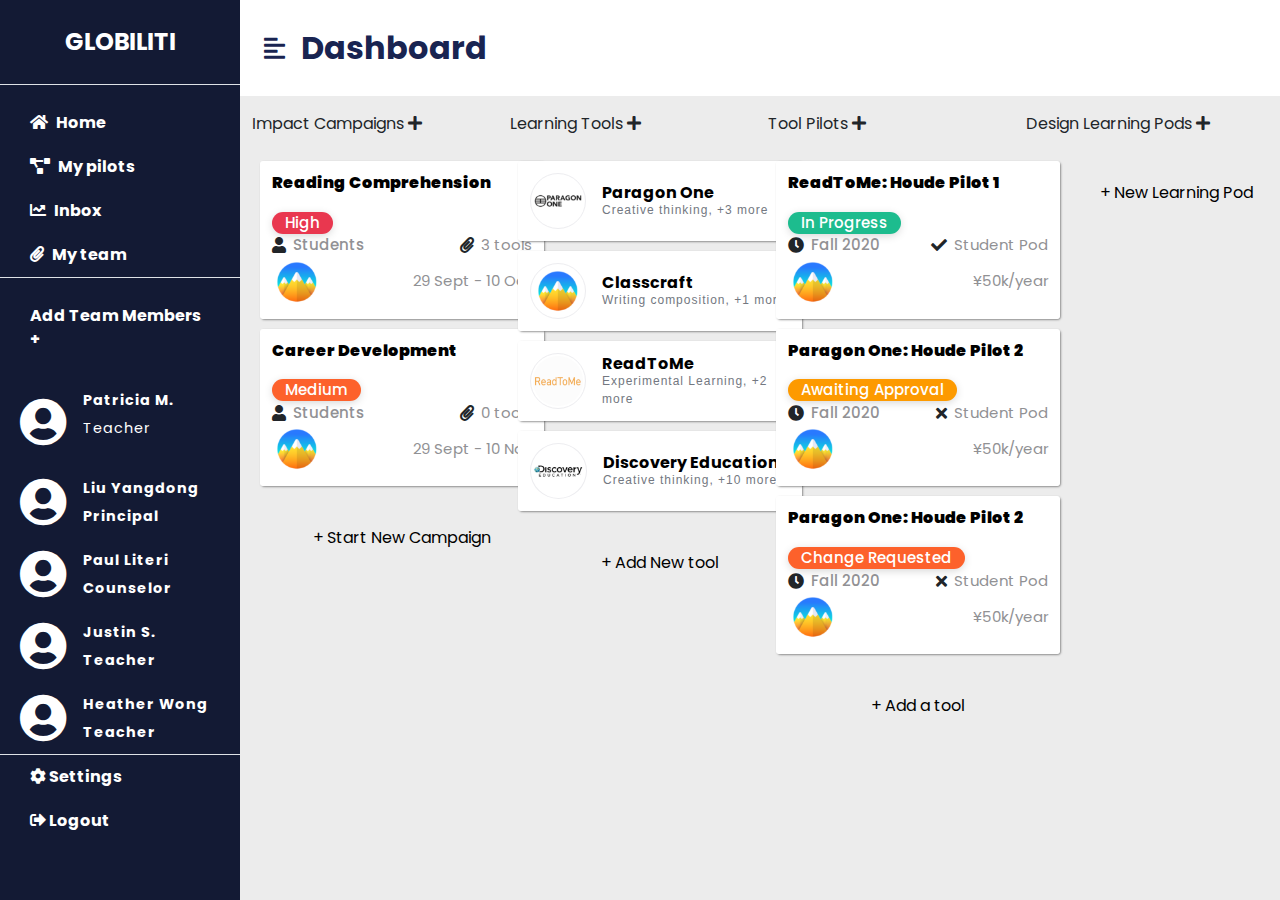
<file: authentication/welcomepage/index.html>
<!DOCTYPE html>
<html lang="en">

<head>
    <meta charset="UTF-8" />
    <meta http-equiv="X-UA-Compatible" content="IE=edge" />
    <meta name="viewport" content="width=device-width, initial-scale=1.0" />
    <link href="https://cdn.jsdelivr.net/npm/bootstrap@5.0.0-beta3/dist/css/bootstrap.min.css" rel="stylesheet" />
    <link rel="stylesheet" href="https://cdnjs.cloudflare.com/ajax/libs/font-awesome/5.15.3/css/all.min.css" />
    <link rel="stylesheet" href="style1.css" />
    <link rel="stylesheet" href="../../style.css" />
    <title>Globiliti</title>
</head>

<body>
    <div class="d-flex" id="wrapper">
        <!-- Sidebar -->
        <div class="" id="sidebar-wrapper" style="background-color: #131A34">
            <div class="sidebar-heading text-center py-4 second-text fs-4 fw-bold text-uppercase border-bottom">Globiliti
            </div>
            <div class="list-group list-group-flush my-3">
                <a href="#" class="list-group-item list-group-item-action bg-transparent text-white active"><i
                        class="fas fa-home me-2 second-text"></i>Home</a>
                <a href="#" class="list-group-item list-group-item-action bg-transparent text-white fw-bold"><i
                        class="fas fa-project-diagram me-2 second-text"></i>My pilots</a>
                <a href="#" class="list-group-item list-group-item-action bg-transparent text-white fw-bold"><i
                        class="fas fa-chart-line me-2 second-text"></i>Inbox</a>
                <a href="#" class="list-group-item list-group-item-action bg-transparent text-white fw-bold border-bottom"><i
                        class="fas fa-paperclip me-2 second-text"></i>My team</a>
            </div>
            <a href="#" class="list-group-item list-group-item-action bg-transparent text-white fw-bold">Add Team Members +</a>
            <div class="list-group list-group-flush my-3 ">
                <a href="#">
                    <div class="py-2 d-flex align-items-center flex-wrap">
                        <div class="d-flex align-items-center flex-fill">
                            &nbsp;&nbsp;&nbsp;&nbsp;&nbsp;<i class="fa fa-user-circle second-text" style="font-size: 3em;"></i>
                            <div class="d-flex flex-column ps-3">
                                <p class="fw-bold mb-0 small-14 second-text">Patricia M.</p>
                                <p class="second-text">Teacher</p>
                            </div>
                        </div>
                    </div>
                </a>
                <a href="#">
                    <div class="py-2 d-flex align-items-center flex-wrap">
                        <div class="d-flex align-items-center flex-fill">
                            &nbsp;&nbsp;&nbsp;&nbsp;&nbsp;<i class="fa fa-user-circle second-text" style="font-size: 3em;"></i>
                            <div class="d-flex flex-column ps-3">
                                <p class="fw-bold mb-0 small-14 second-text">Liu Yangdong</p>
                                <p class="fw-bold mb-0 small-14 second-text">Principal</p>
                            </div>
                        </div>
                    </div>
                </a>
                <a href="#">
                    <div class="py-2 d-flex align-items-center flex-wrap">
                        <div class="d-flex align-items-center flex-fill">
                            &nbsp;&nbsp;&nbsp;&nbsp;&nbsp;<i class="fa fa-user-circle second-text" style="font-size: 3em;"></i>
                            <div class="d-flex flex-column ps-3">
                                <p class="fw-bold mb-0 small-14 second-text">Paul Literi</p>
                                <p class="fw-bold mb-0 small-14 second-text">Counselor</p>
                            </div>
                        </div>
                    </div>
                </a>
                <a href="#">
                    <div class="py-2 d-flex align-items-center flex-wrap">
                        <div class="d-flex align-items-center flex-fill">
                            &nbsp;&nbsp;&nbsp;&nbsp;&nbsp;<i class="fa fa-user-circle second-text" style="font-size: 3em;"></i>
                            <div class="d-flex flex-column ps-3">
                                <p class="fw-bold mb-0 small-14 second-text">Justin S.</p>
                                <p class="fw-bold mb-0 small-14 second-text">Teacher</p>
                            </div>
                        </div>
                    </div>
                </a>
                <a href="#" class="border-bottom">
                    <div class="py-2 d-flex align-items-center flex-wrap">
                        <div class="d-flex align-items-center flex-fill">
                            &nbsp;&nbsp;&nbsp;&nbsp;&nbsp;<i class="fa fa-user-circle second-text" style="font-size: 3em;"></i>
                            <div class="d-flex flex-column ps-3">
                                <p class="fw-bold mb-0 small-14 second-text">Heather Wong</p>
                                <p class="fw-bold mb-0 small-14 second-text ">Teacher</p>
                            </div>
                        </div>
                    </div>
                </a>
                <a href="#" class="list-group-item list-group-item-action bg-transparent text-white fw-bold"><i class="fa fa-cog" aria-hidden="true"></i>
                    Settings</a>
                <a href="#" class="list-group-item list-group-item-action bg-transparent text-white fw-bold"><i class='fas fa-sign-out-alt'></i>
                    Logout</a>
                               
                        
            </div>
        </div>
        <!-- /#sidebar-wrapper -->

        <!-- Page Content -->
        <div id="page-content-wrapper">
            <nav class="navbar navbar-expand-lg navbar-light bg-white py-4 px-4">
                <div class="d-flex align-items-center">
                    <i class="fas fa-align-left primary-text fs-4 me-3" id="menu-toggle"></i>
                    <h2 class="fs-2 m-0 primary-text">Dashboard</h2>
                </div>

                <!-- <button class="navbar-toggler" type="button" data-bs-toggle="collapse"
                    data-bs-target="#navbarSupportedContent" aria-controls="navbarSupportedContent"
                    aria-expanded="false" aria-label="Toggle navigation">
                    <span class="navbar-toggler-icon"></span>
                </button> -->

                <!-- <div class="collapse navbar-collapse" id="navbarSupportedContent">
                    <ul class="navbar-nav ms-auto mb-2 mb-lg-0">
                        <li class="nav-item dropdown">
                            <a class="nav-link dropdown-toggle fw-bold" href="#" id="navbarDropdown"
                                role="button" data-bs-toggle="dropdown" aria-expanded="false" style="color: #fff;">John Doe
                                <img src="../../Images/xs/avatar7.jpg" class="img-fluid">
                            </a>
                            <ul class="dropdown-menu" aria-labelledby="navbarDropdown">
                                <li><a class="dropdown-item" href="#">Profile</a></li>
                                <li><a class="dropdown-item" href="#">Settings</a></li>
                                <li><a class="dropdown-item" href="#">Logout</a></li>
                            </ul>
                        </li>
                    </ul>
                </div> -->
            </nav>
        
     <!--/#page-content-wrapper -->
     <div class="body d-flex py-3">
        <div class="container-xxl">
            <div class="row clearfix g-3">
                <div class="col-xl-12 col-lg-12 col-md-12 flex-column">
                    <div class="row g-3">
                        <div class="col-md-3">
                            <div class="panel panel-primary kanban-col">
                                <div class="panel-heading">
                                    Impact Campaigns
                                    <i class="fa fa-plus pull-right"></i>
                                </div>
                                <div class="panel-body">
                                    <div id="DONE" class="kanban-centered">
                
                                        <article class="kanban-entry grab" id="item1" draggable="true">
                                            <div class="kanban-entry-inner">
                
                                                <div class="kanban-label">
                                                          <div class="card-text">
                                                            <a href="#">
                                                              <h1>Reading Comprehension</h1>
                                                            </a>
                                                          </div>
                                                          <div class="card-text">
                                                            <button type="button" class="btn main-btn">High</button>
                                                          </div>
                                                          <div class="card-stats">
                                                            <div class="amount">
                                                              <i class="fa fa-user" aria-hidden="true"></i>
                                                              <span>Students</span>
                                                            </div>
                                                            <div class="time">
                                                                <i class="fa fa-paperclip" aria-hidden="true"></i>
                                                              <span>3 tools</span>
                                                            </div>
                                                          </div>
                                                        <div class="card-stats">
                                                            <div class="amount">
                                                                
                                                                <img src="../../Images/Mask Group 1.png" alt="owner image" />
                                                                <span></span>
                                                            </div>
                                                            <div class="time">
                                                              <span>29 Sept - 10 Oct</span>
                                                            </div>
                                                          </div>
                                                </div>
                                            </div>
                                        </article>
                
                                        <article class="kanban-entry grab" id="item2" draggable="true">
                                            <div class="kanban-entry-inner">
                
                                                <div class="kanban-label">
                                                          <div class="card-text">
                                                            <a href="#">
                                                              <h1>Career Development</h1>
                                                            </a>
                                                          </div>
                                                          <div class="card-text">
                                                            <button type="button" class="btn main-btn1">Medium</button>
                                                          </div>
                                                          <div class="card-stats">
                                                            <div class="amount">
                                                                <i class="fa fa-user" aria-hidden="true"></i>
                                                              <span>Students</span>
                                                            </div>
                                                            <div class="time">
                                                                <i class="fa fa-paperclip" aria-hidden="true"></i>
                                                              <span>0 tools</span>
                                                            </div>
                                                          </div>
                                                        <div class="card-stats">
                                                            <div class="amount">
                                                                <img src="../../Images/Mask Group 1.png" alt="owner image" />
                                                                <span></span>
                                                            </div>
                                                            <div class="time">
                                                              <span>29 Sept - 10 Nov</span>
                                                            </div>
                                                          </div>
                                                </div>
                                            </div>
                                        </article>
                
                                    </div>
                                </div>
                                <div class="panel-footer text-center">
                                    <a href="#">+ Start New Campaign</a>
                                </div>
                            </div>
                        </div>
                        <div class="col-md-3">
                            <div class="panel panel-primary kanban-col">
                                <div class="panel-heading">
                                    Learning Tools
                                    <i class="fa fa-plus pull-right"></i>
                                </div>
                                <div class="panel-body">
                                    <div id="DONE" class="kanban-centered">
                
                                        <article class="kanban-entry grab" id="item3" draggable="true">
                                            <div class="kanban-entry-inner">
                
                                                <div class="kanban-label">
                                                    <div class="d-flex align-items-center flex-fill">
                                                        <img class="avatar lg rounded-circle img-thumbnail" src="../../Images/Mask Group 2.png" alt="profile">
                                                        <div class="d-flex flex-column ps-3">
                                                            <h6 class="fw-bold mb-0 small-14"><a href="#">Paragon One</a></h6>
                                                            <p>Creative thinking, +3 more</p>
                                                        </div>
                                                    </div>
                                                </div>
                                            </div>
                                        </article>
                
                                        <article class="kanban-entry grab" id="item4" draggable="true">
                                            <div class="kanban-entry-inner">
                                                <div class="kanban-label">
                                                    <div class="d-flex align-items-center flex-fill">
                                                        <img class="avatar lg rounded-circle img-thumbnail" src="../../Images/Mask Group 1.png" alt="profile">
                                                        <div class="d-flex flex-column ps-3">
                                                            <h6 class="fw-bold mb-0 small-14"><a href="#">Classcraft</a></h6>
                                                            <p>Writing composition, +1 more</p>
                                                        </div>
                                                    </div>
                                                </div>
                                            </div>
                                        </article>

                                        <article class="kanban-entry grab" id="item5" draggable="true">
                                            <div class="kanban-entry-inner">
                                                <div class="kanban-label">
                                                    <div class="d-flex align-items-center flex-fill">
                                                        <img class="avatar lg rounded-circle img-thumbnail" src="../../Images/Group 297.png" alt="profile">
                                                        <div class="d-flex flex-column ps-3">
                                                            <h6 class="fw-bold mb-0 small-14"><a href="#">ReadToMe</a></h6>
                                                            <p>Experimental Learning, +2 more</p>
                                                        </div>
                                                    </div>
                                                </div>
                                            </div>
                                        </article>

                                        <article class="kanban-entry grab" id="item6" draggable="true">
                                            <div class="kanban-entry-inner">
                                                <div class="kanban-label">
                                                    <div class="d-flex align-items-center flex-fill">
                                                        <img class="avatar lg rounded-circle img-thumbnail" src="../../Images/Group 298.png" alt="profile">
                                                        <div class="d-flex flex-column ps-3">
                                                            <h6 class="fw-bold mb-0 small-14"><a href="#">Discovery Education</a></h6>
                                                            <p>Creative thinking, +10 more</p>
                                                        </div>
                                                    </div>
                                                </div>
                                            </div>
                                        </article>
                
                                    </div>
                                </div>
                                <div class="panel-footer text-center">
                                    <a href="#">+ Add New tool</a>
                                </div>
                            </div>
                        </div>

                        <div class="col-md-3">
                            <div class="panel panel-primary kanban-col">
                                <div class="panel-heading">
                                    Tool Pilots
                                    <i class="fa fa-plus pull-right"></i>
                                </div>
                                
                                <div class="panel-body">
                                    <div id="DONE" class="kanban-centered">
                
                                        <article class="kanban-entry grab" id="item5" draggable="true">
                                            <div class="kanban-entry-inner">
                
                                                <div class="kanban-label">
                                                          <div class="card-text">
                                                            <a href="#">
                                                              <h1>ReadToMe: Houde Pilot 1</h1>
                                                            </a>
                                                            <!-- <p>Our Equilibrium collection promotes balance and calm.</p> -->
                                                          </div>
                                                          <div class="card-text">
                                                            <button type="button" class="btn main-btn2">In Progress</button>
                                                          </div>
                                                          <div class="card-stats">
                                                            <div class="amount">
                                                                <i class="fa fa-clock" aria-hidden="true"></i>
                                                              <!-- <img src="https://raw.githubusercontent.com/MohamedAridah/frontendmentor_nft-preview-card-component/main/images/icon-ethereum.svg" alt="ethereum icon" /> -->
                                                              <span>Fall 2020</span>
                                                            </div>
                                                            <div class="time">
                                                                <i class="fa fa-check" aria-hidden="true"></i>
                                                              <!-- <img src="https://raw.githubusercontent.com/MohamedAridah/frontendmentor_nft-preview-card-component/main/images/icon-clock.svg" alt="clock icon" /> -->
                                                              <span>Student Pod</span>
                                                            </div>
                                                          </div>
                                                        <div class="card-stats">
                                                            <div class="amount">
                                                                <img src="../../Images/Mask Group 1.png" alt="owner image" />
                                                                <span></span>
                                                            </div>
                                                            <div class="time">
                                                              <span>¥50k/year</span>
                                                            </div>
                                                          </div>
                                                </div>
                                            </div>
                                        </article>
                
                                        <article class="kanban-entry grab" id="item5" draggable="true">
                                            <div class="kanban-entry-inner">
                
                                                <div class="kanban-label">
                                                          <div class="card-text">
                                                            <a href="#">
                                                              <h1>Paragon One: Houde Pilot 2</h1>
                                                            </a>
                                                            <!-- <p>Our Equilibrium collection promotes balance and calm.</p> -->
                                                          </div>
                                                          <div class="card-text">
                                                            <button type="button" class="btn main-btn3">Awaiting Approval</button>
                                                          </div>
                                                          <div class="card-stats">
                                                            <div class="amount">
                                                                <i class="fa fa-clock" aria-hidden="true"></i>
                                                              <!-- <img src="https://raw.githubusercontent.com/MohamedAridah/frontendmentor_nft-preview-card-component/main/images/icon-ethereum.svg" alt="ethereum icon" /> -->
                                                              <span>Fall 2020</span>
                                                            </div>
                                                            <div class="time">
                                                                <i class="fa fa-times" aria-hidden="true"></i>
                                                              <!-- <img src="https://raw.githubusercontent.com/MohamedAridah/frontendmentor_nft-preview-card-component/main/images/icon-clock.svg" alt="clock icon" /> -->
                                                              <span>Student Pod</span>
                                                            </div>
                                                          </div>
                                                        <div class="card-stats">
                                                            <div class="amount">
                                                                <img src="../../Images/Mask Group 1.png" alt="owner image" />
                                                                <span></span>
                                                            </div>
                                                            <div class="time">
                                                              <span>¥50k/year</span>
                                                            </div>
                                                          </div>
                                                </div>
                                            </div>
                                        </article>

                                        <article class="kanban-entry grab" id="item5" draggable="true">
                                            <div class="kanban-entry-inner">
                
                                                <div class="kanban-label">
                                                          <div class="card-text">
                                                            <a href="#">
                                                              <h1>Paragon One: Houde Pilot 2</h1>
                                                            </a>
                                                            <!-- <p>Our Equilibrium collection promotes balance and calm.</p> -->
                                                          </div>
                                                          <div class="card-text">
                                                            <button type="button" class="btn main-btn1">Change Requested</button>
                                                          </div>
                                                          <div class="card-stats">
                                                            <div class="amount">
                                                                <i class="fa fa-clock" aria-hidden="true"></i>
                                                              <!-- <img src="https://raw.githubusercontent.com/MohamedAridah/frontendmentor_nft-preview-card-component/main/images/icon-ethereum.svg" alt="ethereum icon" /> -->
                                                              <span>Fall 2020</span>
                                                            </div>
                                                            <div class="time">
                                                                <i class="fa fa-times" aria-hidden="true"></i>
                                                              <!-- <img src="https://raw.githubusercontent.com/MohamedAridah/frontendmentor_nft-preview-card-component/main/images/icon-clock.svg" alt="clock icon" /> -->
                                                              <span>Student Pod</span>
                                                            </div>
                                                          </div>
                                                        <div class="card-stats">
                                                            <div class="amount">
                                                                <img src="../../Images/Mask Group 1.png" alt="owner image" />
                                                                <span></span>
                                                            </div>
                                                            <div class="time">
                                                              <span>¥50k/year</span>
                                                            </div>
                                                          </div>
                                                </div>
                                            </div>
                                        </article>

                                        
                
                                    </div>
                                </div>
                                <div class="panel-footer text-center">
                                    <a href="#">+ Add a tool</a>
                                </div>
                            </div>
                        </div>
                        <div class="col-md-3">
                            <div class="panel panel-primary kanban-col">
                                <div class="panel-heading">
                                    Design Learning Pods
                                    <i class="fa fa-plus pull-right"></i>
                                </div>
                                <div class="panel-body">
                                    <div id="DONE" class="kanban-centered"></div>
                                </div>
                                <div class="panel-footer text-center">
                                    <a href="#">+ New Learning Pod</a>
                                </div>
                            </div>
                        </div>
                        
                    </div>
                </div>
                
            </div>
        </div>
    </div> 
    </div>

    <script src="https://cdn.jsdelivr.net/npm/bootstrap@5.0.0-beta3/dist/js/bootstrap.bundle.min.js"></script>
    <script>
        var el = document.getElementById("wrapper");
        var toggleButton = document.getElementById("menu-toggle");

        toggleButton.onclick = function () {
            el.classList.toggle("toggled");
        };
    </script>
</body>

</html>
</file>
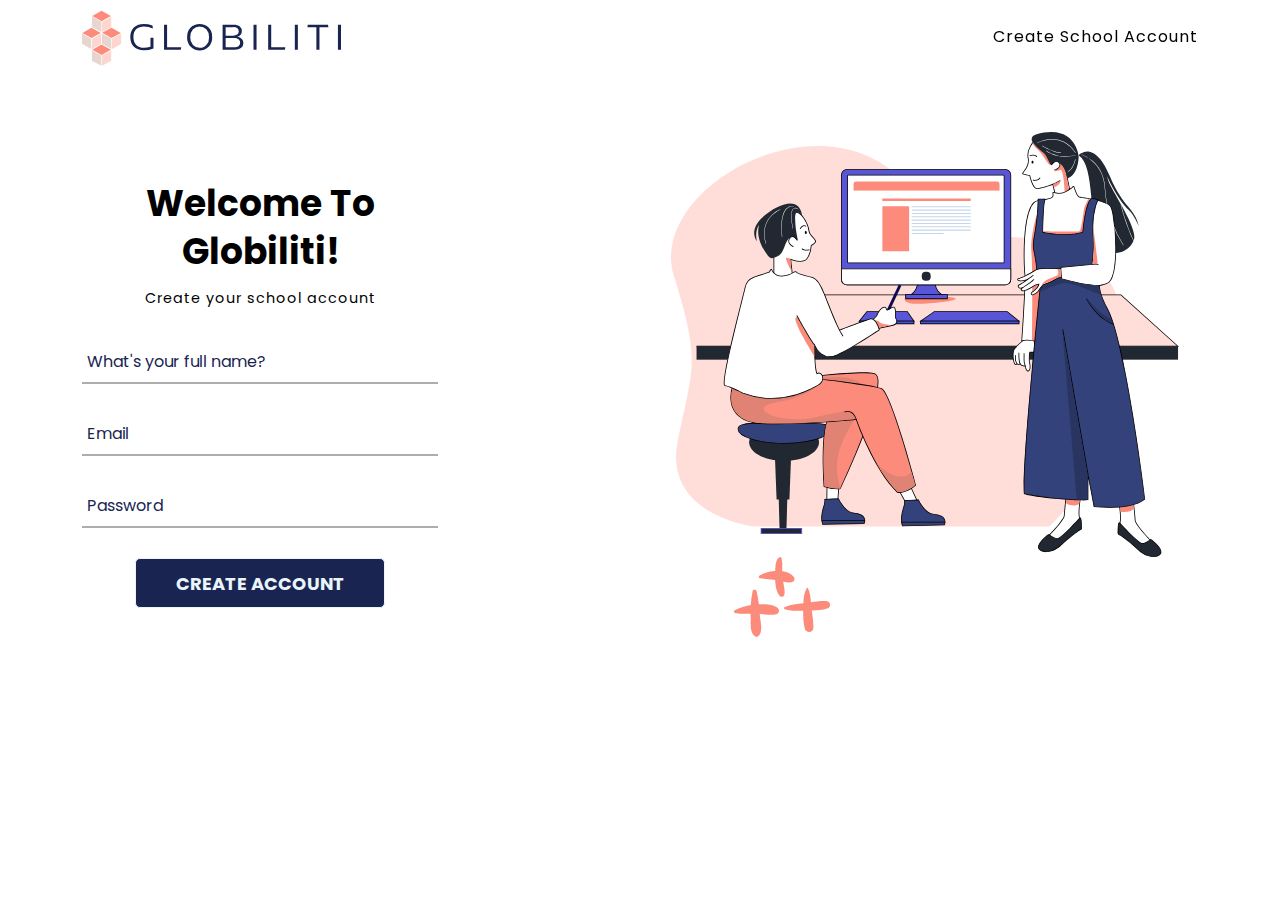
<file: authentication/signin.html>
<!DOCTYPE html>
<html lang="en">
<head>
  <meta charset="UTF-8">
  <meta name="viewport" content="width=device-width, initial-scale=1.0">
  <meta http-equiv="X-UA-Compatible" content="ie=edge">
  <meta name="Description" content="Enter your description here" />
  <title>Globiliti</title>
  <!-- bootstrap CDN -->
  <link href="https://cdn.jsdelivr.net/npm/bootstrap@5.0.1/dist/css/bootstrap.min.css" rel="stylesheet">
  <link rel="stylesheet" href="https://cdnjs.cloudflare.com/ajax/libs/font-awesome/5.15.2/css/all.min.css">
  <link href="https://fonts.googleapis.com/css2?family=Poppins:wght@100;400;500&display=swap" rel="stylesheet">
  <!-- OWN CSS -->
  <link rel="stylesheet" href="../style.css">
  <link rel="stylesheet" href="../responsive-style.css">
</head>

<body>
  <!-- header design -->
  <header>
    <nav class="navbar navbar-expand-lg navigation-wrap">
      <div class="container">
        <img src="./../Images/Group 2.svg"
          class="logo" alt="logo">
          <a class="nav-link" href="#">Create school account</a>
      </div>
    </nav>
  </header>

<section>
  <div class="newsletter-section2 wrapper">
    <div class="container align-items-center">
        <div class="col-lg-12 col-md-12">
          <div class="text-center">
            <form method="post">
                 <div class="row">
                    <!-- <div class="col-md-4 mb-3"></div> -->
                    <div class="col-md-4 mb-3"><br><br>
                      <h3>Welcome to Globiliti!</h3>
                      <p>Create your school account</p>
                      <div class="txt_field">
                        <input type="text" required><span></span>
                        <label>What's your full name?</label>
                      </div>
                      <div class="txt_field">
                        <input type="text" required><span></span>
                        <label>Email</label>
                      </div>
                      <div class="txt_field">
                        <input type="password" required><span></span>
                        <label>Password</label>
                      </div>
                      <input type="submit" value="CREATE ACCOUNT">
                    </div>
                    <div class="col-md-2 mb-3"></div>
                    <div class="col-md-6 mb-3">
                      <img src="./../Images/Iphone Xs-Artwork-07.svg"
          class="img-fluid" alt="Phone image">
                        <div class="row">
                          <div class="col-md-6 mb-3">
                            <img src="./../Images/Group 202.png" >
                          </div>
                          
                        </div>
                    </div>
                 </div>
            </form>
          </div>
        </div>
      </div>
    </div>
</section>
   

  <!-- JS Libraries -->
  <script src="https://cdn.jsdelivr.net/npm/@popperjs/core@2.9.2/dist/umd/popper.min.js"></script>
  <script src="https://cdn.jsdelivr.net/npm/bootstrap@5.0.1/dist/js/bootstrap.min.js"></script>
  <script src="https://cdnjs.cloudflare.com/ajax/libs/jquery/3.2.1/jquery.min.js"></script>
	<script src="https://maxcdn.bootstrapcdn.com/bootstrap/3.3.7/js/bootstrap.min.js"></script>
  <!-- own js -->
  <script src="../script.js"></script>
</body>
</html>
</file>
<file: authentication/welcomepage/style1.css>
:root {
    --main-bg-color: #192451;
    --main-text-color: #192451;
    --second-text-color: #fff;
    --second-bg-color: #fff;
  }
  
  .primary-text {
    color: var(--main-text-color);
  }
  
  .second-text {
    color: var(--second-text-color);
  }
  
  .primary-bg {
    background-color: var(--main-bg-color);
  }
  
  .secondary-bg {
    background-color: var(--second-bg-color);
  }
  
  .rounded-full {
    border-radius: 100%;
  }
  
  #wrapper {
    overflow-x: hidden;
    background: #ECECEC;
  }
  
  #sidebar-wrapper {
    min-height: 100vh;
    margin-left: -15rem;
    -webkit-transition: margin 0.25s ease-out;
    -moz-transition: margin 0.25s ease-out;
    -o-transition: margin 0.25s ease-out;
    transition: margin 0.25s ease-out;
    background: #131A34;
  }
  
  #sidebar-wrapper .sidebar-heading {
    padding: 0.875rem 1.25rem;
    font-size: 1.2rem;
  }
  
  #sidebar-wrapper .list-group {
    width: 15rem;
    
  }
  
  #page-content-wrapper {
    min-width: 100vw;
  }
  
  #wrapper.toggled #sidebar-wrapper {
    margin-left: 0;
  }
  
  #menu-toggle {
    cursor: pointer;
  }
  
  .list-group-item {
    border: none;
    padding: 10px 30px;
  }
  
  .list-group-item.active {
    background-color: transparent;
    font-weight: bold;
    border: none;
  }
  
  @media (min-width: 768px) {
    #sidebar-wrapper {
      margin-left: 0;
    }
  
    #page-content-wrapper {
      min-width: 0;
      width: 100%;
    }
  
    #wrapper.toggled #sidebar-wrapper {
      margin-left: -15rem;
    }
  }



  /* kanban board */

img {
  vertical-align: middle;
}

.img-responsive {
  display: block;
  height: auto;
  max-width: 100%;
}

.img-rounded {
  border-radius: 3px;
}

.img-thumbnail {
  background-color: #fff;
  border: 1px solid #ededf0;
  border-radius: 3px;
  display: inline-block;
  height: auto;
  line-height: 1.428571429;
  max-width: 100%;
  moz-transition: all .2s ease-in-out;
  o-transition: all .2s ease-in-out;
  padding: 2px;
  transition: all .2s ease-in-out;
  webkit-transition: all .2s ease-in-out;
}

.img-circle {
  border-radius: 50%;
}

.kanban-centered {
  position: relative;
  margin-bottom: 30px;
}

  .kanban-centered:before, .kanban-centered:after {
      content: " ";
      display: table;
  }

  .kanban-centered:after {
      clear: both;
  }

  .kanban-centered:before, .kanban-centered:after {
      content: " ";
      display: table;
  }

  .kanban-centered:after {
      clear: both;
  }

  .kanban-centered:before {
      content: '';
      position: absolute;
      display: block;
      width: 2px;
      top: 20px;
      bottom: 20px;
  }

  .kanban-centered .kanban-entry {
      position: relative;
      margin: 10px 8px;
      clear: both;
      border-radius: 4px;
      -webkit-box-shadow: 1px 1px 2px 0px rgba(50, 50, 50, 0.5);
      -moz-box-shadow: 1px 1px 2px 0px rgba(50, 50, 50, 0.5);
      box-shadow: 1px 1px 2px 0px rgba(50, 50, 50, 0.5);
  }

      .kanban-centered .kanban-entry:before, .kanban-centered .kanban-entry:after {
          content: " ";
          display: table;
      }

      .kanban-centered .kanban-entry:after {
          clear: both;
      }

      .kanban-centered .kanban-entry:before, .kanban-centered .kanban-entry:after {
          content: " ";
          display: table;
      }

      .kanban-centered .kanban-entry:after {
          clear: both;
      }

      .kanban-centered .kanban-entry.begin {
          margin-bottom: 0;
      }

      .kanban-centered .kanban-entry.left-aligned {
          float: left;
      }

          .kanban-centered .kanban-entry.left-aligned .kanban-entry-inner {
              margin-left: 0;
              margin-right: -18px;
          }

              .kanban-centered .kanban-entry.left-aligned .kanban-entry-inner .kanban-time {
                  left: auto;
                  right: -100px;
                  text-align: left;
              }

              .kanban-centered .kanban-entry.left-aligned .kanban-entry-inner .kanban-icon {
                  float: right;
              }

              .kanban-centered .kanban-entry.left-aligned .kanban-entry-inner .kanban-label {
                  margin-left: 0;
                  margin-right: 70px;
              }

                  .kanban-centered .kanban-entry.left-aligned .kanban-entry-inner .kanban-label:after {
                      left: auto;
                      right: 0;
                      margin-left: 0;
                      margin-right: -9px;
                      -moz-transform: rotate(180deg);
                      -o-transform: rotate(180deg);
                      -webkit-transform: rotate(180deg);
                      -ms-transform: rotate(180deg);
                      transform: rotate(180deg);
                  }

      .kanban-centered .kanban-entry .kanban-entry-inner {
          position: relative;
      }

          .kanban-centered .kanban-entry .kanban-entry-inner:before, .kanban-centered .kanban-entry .kanban-entry-inner:after {
              content: " ";
              display: table;
          }

          .kanban-centered .kanban-entry .kanban-entry-inner:after {
              clear: both;
          }

          .kanban-centered .kanban-entry .kanban-entry-inner:before, .kanban-centered .kanban-entry .kanban-entry-inner:after {
              content: " ";
              display: table;
          }

          .kanban-centered .kanban-entry .kanban-entry-inner:after {
              clear: both;
          }

          .kanban-centered .kanban-entry .kanban-entry-inner .kanban-time {
              position: absolute;
              left: -100px;
              text-align: right;
              padding: 10px;
              -webkit-box-sizing: border-box;
              -moz-box-sizing: border-box;
              box-sizing: border-box;
          }

              .kanban-centered .kanban-entry .kanban-entry-inner .kanban-time > span {
                  display: block;
              }

                  .kanban-centered .kanban-entry .kanban-entry-inner .kanban-time > span:first-child {
                      font-size: 15px;
                      font-weight: bold;
                  }

                  .kanban-centered .kanban-entry .kanban-entry-inner .kanban-time > span:last-child {
                      font-size: 12px;
                  }

          .kanban-centered .kanban-entry .kanban-entry-inner .kanban-icon {
              background: #fff;
              color: #737881;
              display: block;
              width: 25px;
              height: 25px;
              -webkit-background-clip: padding-box;
              -moz-background-clip: padding;
              background-clip: padding-box;
              -webkit-border-radius: 20px;
              -moz-border-radius: 20px;
              border-radius: 20px;
              text-align: center;
              -moz-box-shadow: 0 0 0 4px #f5f5f6;
              -webkit-box-shadow: 0 0 0 4px #f5f5f6;
              box-shadow: 0 0 0 4px #f5f5f6;
              float: left;
              margin-top: 6px;
          }

              .kanban-centered .kanban-entry .kanban-entry-inner .kanban-icon.bg-primary {
                  background-color: #303641;
                  color: #fff;
              }

              .kanban-centered .kanban-entry .kanban-entry-inner .kanban-icon.bg-secondary {
                  background-color: #ee4749;
                  color: #fff;
              }

              .kanban-centered .kanban-entry .kanban-entry-inner .kanban-icon.bg-success {
                  background-color: #00a651;
                  color: #fff;
              }

              .kanban-centered .kanban-entry .kanban-entry-inner .kanban-icon.bg-info {
                  background-color: #21a9e1;
                  color: #fff;
              }

              .kanban-centered .kanban-entry .kanban-entry-inner .kanban-icon.bg-warning {
                  background-color: #fad839;
                  color: #fff;
              }

              .kanban-centered .kanban-entry .kanban-entry-inner .kanban-icon.bg-danger {
                  background-color: #cc2424;
                  color: #fff;
              }

          .kanban-centered .kanban-entry .kanban-entry-inner .kanban-label {
              position: relative;
              background: #fff;
              padding: 0.75em;
              -webkit-background-clip: padding-box;
              -moz-background-clip: padding;
              background-clip: padding-box;
              -webkit-border-radius: 3px;
              -moz-border-radius: 3px;
              border-radius: 3px;
          }
              .kanban-centered .kanban-entry .kanban-entry-inner .kanban-label h2, .kanban-centered .kanban-entry .kanban-entry-inner .kanban-label p {
                  color: #737881;
                  font-family: "Noto Sans",sans-serif;
                  font-size: 12px;
                  margin: 0;
                  line-height: 1.428571429;
              }

                  .kanban-centered .kanban-entry .kanban-entry-inner .kanban-label p + p {
                      margin-top: 15px;
                  }

              .kanban-centered .kanban-entry .kanban-entry-inner .kanban-label h2 {
                  font-size: 16px;
                  margin-bottom: 10px;
              }

                  .kanban-centered .kanban-entry .kanban-entry-inner .kanban-label h2 a {
                      color: #303641;
                  }

                  .kanban-centered .kanban-entry .kanban-entry-inner .kanban-label h2 span {
                      -webkit-opacity: .6;
                      -moz-opacity: .6;
                      opacity: .6;
                      -ms-filter: alpha(opacity=60);
                      filter: alpha(opacity=60);
                  }


.modal-static {
  position: fixed;
  top: 50% !important;
  left: 50% !important;
  margin-top: -100px;
  margin-left: -100px;
  overflow: visible !important;
}

  .modal-static,
  .modal-static .modal-dialog,
  .modal-static .modal-content {
      width: 200px;
      height: 150px;
  }

      .modal-static .modal-dialog,
      .modal-static .modal-content {
          padding: 0 !important;
          margin: 0 !important;
      }

.kanban-col {
  width: 300px;
  margin-right: 20px;
  float: left;
}

.panel-body {
  padding: 15px 0 0 0;
  overflow-y: auto;
}

.grab {
  cursor: -moz-grab;
  cursor: -webkit-grab;
}

.grabbing {
  cursor: -moz-grabbing;
  cursor: -webkit-grabbing;
}

.panel-heading {
  cursor: context-menu;
}

  .panel-heading i {
      cursor: pointer;
  }

body {
  -webkit-user-select: none; 
  -moz-user-select: none;
  -ms-user-select: none; 
  -o-user-select: none;
  user-select: none;
}
 
img {
  max-width: 100%;
  display: block;
  background: no-repeat center center / cover;
}

a {
  text-decoration: none;
}

.main {
  display: flex;
  align-items: center;
  justify-content: center;
  min-height: 100vh;
  width: 100%;
  padding: 50px 0; 
  background-color: var(--bg-dark-blue);
}

.card-wrapper {
  max-width: 330px;
  padding: 1.5rem;
  border-radius: 0.625rem;
  background-color: var(--card-dark-blue);
}

@media (max-width: 374px) {
  .card-wrapper {
    max-width: 90%;
    padding: 1.125rem;
    margin: auto;
  }
}

@media (min-width: 640px) {
  .card-wrapper {
    max-width: 350px;
    padding-bottom: 1.875rem;
  }
}

.card-image {
  position: relative;
  max-height: 285px;
  border-radius: 0.625rem;
  cursor: pointer;
  overflow: hidden;
}

@media (min-width: 640px) {
  .card-image {
    max-height: 305px;
  }
}

.card-image::before {
  content: "";
  position: absolute;
  top: 0;
  left: 0;
  width: 100%;
  height: 100%;
  background: var(--light-cyan)
    url(https://raw.githubusercontent.com/MohamedAridah/frontendmentor_nft-preview-card-component/main/images/icon-view.svg)
    no-repeat center center;
  opacity: 0;
  transition: all var(--main-transition);
}

.card-image:hover::before {
  opacity: 1;
}

.card-details {
  padding-top: 1.5625rem;
  padding-bottom: 0.75rem;
}

@media (min-width: 640px) {
  .card-details {
    padding-bottom: 1.25rem;
  }
}

.card-text h1 {
  color: var(--white);
  font-size: 1rem;
  margin-bottom: 1.125rem;
  transition: color var(--main-transition);
}

@media (max-width: 374px) {
  .card-text h1 {
    font-size: 1.25rem;
  }
}

.card-text h1:hover {
  color: var(--cyan);
  cursor: pointer;
}

.card-text p {
  color: #919194;
  margin-bottom: 1.25rem;
  line-height: 1.5;
}

@media (max-width: 374px) {
  .card-text p {
    font-size: 1rem;
  }
}

@media (min-width: 640px) {
  .card-text p {
    margin-bottom: 1.5625rem;
  }
}

.card-stats {
  display: flex;
  align-items: center;
  justify-content: space-between;
}

.card-stats .amount,
.card-stats .time {
  display: flex;
  align-items: center;
  gap: 7px;
}

.card-stats .amount > span,
.card-stats .time > span {
  font-size: 0.9375rem;
}

.card-stats .amount > span {
  color: #919194;
  font-weight: 500;
}
.card-stats .time > span {
  color: #919194;
}

.card-author {
  display: flex;
  align-items: center;
  gap: 14px;
  padding-top: 0.875rem;
  border-top: 1px solid var(--line-dark-blue);
}

.card-author .author-avater {
  width: 37px;
  height: 37px;
  border-radius: 50%;
  border: 1px solid var(--white);
}

@media (max-width: 374px) {
  .card-author .author-avater {
    width: 33px;
    height: 33px;
  }
}

.card-author p {
  color: var(--soft-blue);
}

.card-author a {
  color: var(--white);
  margin-left: 2px;
  transition: color var(--main-transition);
}

.card-author a:hover {
  color: var(--cyan);
}
</file>
<file: style.css>
@import url('https://fonts.googleapis.com/css2?family=Poppins:wght@100;400;500&display=swap');
*,
*:after,
*:before {
  -webkit-box-sizing: border-box;
  box-sizing: border-box;
  margin: 0;
  padding: 0;
}

:active,
:hover,
:focus {
  outline: 0 !important;
  outline-offset: 0;
  
}

a{
  color: var(--black-color) !important;
  text-decoration: none;
}

a:hover {
  color: var(--primary-color) !important;
}

ul,
ol {
  
  margin: 0;
  padding: 0;
}


/*===== Variable Define =====*/
:root {
  --primary-color: #192451;
  --white-color: #fff;
  --black-color: #000;
   --text-color: #fff;
  --text-white: #fff;
  --primary-font: 'Poppins', sans-serif;
  --secondry-font: 'Poppins', sans-serif;
}

html {
  scroll-behavior: smooth;
}

body {
  font-family: var(--primary-font);
  font-size: 100%;
  font-weight: 400;
}

/*
=========================================
    Custom Scrollbar
=========================================
*/ 

::-webkit-scrollbar {
  width: 0.625rem;
} 
::-webkit-scrollbar-track {
  background: var(--white-color); 
} 
::-webkit-scrollbar-thumb {
  background:var(--primary-color); 
} 

/*
==========================================
   Custom CSS Design
==========================================
*/

h1 {
  font-size: 3rem;
  font-weight: 900;
  margin-bottom: 3rem;
  color: var(--black-color);
}

h2 {
  font-weight: 700;
  font-size: 2.25rem;
  text-transform: capitalize;
  font-family: var(--secondry-font);
  color: var(--black-color);
  line-height: 3rem;

}
h3 {
  font-weight: 700;
  font-size: 2.25rem;
  text-transform: capitalize;
  font-family: var(--primary-color);
  color: var(--black-color);
  line-height: 3rem;

}
h4 {
  color: var(--primary-color);
  font-family: var(--secondry-font);
  text-transform: capitalize;
  font-size: 18px;
  font-weight: 800;
  margin-bottom: 0.5rem;
}

h5 {
  color: var(--white-color);
  text-transform: capitalize;
  font-family: var(--secondry-font);
  font-size: 1rem;
  font-weight: 700;
  margin-bottom: 0.5rem;
}

p {
  font-size: 0.9rem;
  color: var(--black-color);
  font-weight: 400;
  line-height: 1.75rem;
  letter-spacing: 1px;
}

.main-btn {
  display: inline-block;
  /* padding: 0.625rem 1.875rem; */
  line-height: 0.5rem;
  background-color: #E9374F;
  border-radius: 50px;
  color: var(--white-color);
  font-size: 0.9375rem;
  font-weight: 500;
  text-transform: capitalize;
  box-shadow: 0px 2px 10px -1px rgb(0 0 0 / 19%);
}
.main-btn1 {
  display: inline-block;
  /* padding: 0.625rem 1.875rem; */
  line-height: 0.5rem;
  background-color: #FD612B;
  border-radius: 50px;
  color: var(--white-color);
  font-size: 0.9375rem;
  font-weight: 500;
  text-transform: capitalize;
  box-shadow: 0px 2px 10px -1px rgb(0 0 0 / 19%);
}
.main-btn2 {
  display: inline-block;
  /* padding: 0.625rem 1.875rem; */
  line-height: 0.5rem;
  background-color: #1DBC8E;
  border-radius: 50px;
  color: var(--white-color);
  font-size: 0.9375rem;
  font-weight: 500;
  text-transform: capitalize;
  box-shadow: 0px 2px 10px -1px rgb(0 0 0 / 19%);
}
.main-btn3 {
  display: inline-block;
  /* padding: 0.625rem 1.875rem; */
  line-height: 0.5rem;
  background-color: #FD9A00;
  border-radius: 50px;
  color: var(--white-color);
  font-size: 0.9375rem;
  font-weight: 500;
  text-transform: capitalize;
  box-shadow: 0px 2px 10px -1px rgb(0 0 0 / 19%);
}

.wrapper {
  padding-top: 8.25rem;
  padding-bottom: 8.25rem;
}

.text-content {
  width: 70%;
  margin: auto;
}

/*
==========================================
   Header Design
==========================================
*/
.navigation-wrap{
  position:fixed;
  width:100%;
  left:0;
  z-index:1000;
  -webkit-transition:all 0.3s ease-out;
  transition:all 0.3s ease-out;
} 
.navigation-wrap .nav-item{
  padding:0 0.625rem;
  transition:all 200ms linear;
}
.navbar-toggler:focus{
  outline:unset;
  border:unset;
  box-shadow: none;
  color: var(--primary-color);
}
.nav-link{
  font-size:1rem;
  font-weight: 1600px;
  text-transform: capitalize;
  color:var(--primary-color);
  letter-spacing: 1px;
}
.navigation-wrap .main-btn{
  padding:0.3125rem 1.4375rem;
  box-shadow: none;
  margin-left:0.625rem;
}
.navigation-wrap .main1-btn{
  padding:0.3125rem 1.4375rem;
  box-shadow: none;
  margin-left:0.625rem;
} 

/* Change navbar styling on scroll */

.navigation-wrap.scroll-on{
  position:fixed;
  top:0;
  left:0;
  width:100%;
  background:var(--black-color);
  box-shadow: 0 0.125rem 1.75rem 0 rgb(0,0,0,0.09);
  transition:all .15s ease-in-out 0s;
}

.center form{
  padding: 0 40px;
  box-sizing: border-box;
}
form .txt_field{
  position: relative;
  border-bottom: 2px solid #adadad;
  margin: 30px 0;
}
.txt_field input{
  width: 100%;
  padding: 0 5px;
  height: 40px;
  font-size: 16px;
  border: none;
  background: none;
  outline: none;
}
.txt_field label{
  position: absolute;
  top: 50%;
  left: 5px;
  color: #192451;
  transform: translateY(-50%);
  font-size: 16px;
  pointer-events: none;
  transition: .5s;
}
.txt_field span::before{
  content: '';
  position: absolute;
  top: 40px;
  left: 0;
  width: 0%;
  height: 2px;
  background: #192451;
  transition: .5s;
}
.txt_field input:focus ~ label,
.txt_field input:valid ~ label{
  top: -5px;
  color: #192451;
}
.txt_field input:focus ~ span::before,
.txt_field input:valid ~ span::before{
  width: 100%;
}
.pass{
  margin: -5px 0 20px 5px;
  color: #a6a6a6;
  cursor: pointer;
}
.pass:hover{
  text-decoration: underline;
}
input[type="submit"]{
  width: 70%;
  height: 50px;
  border: 1px solid;
  background: #192451;
  border-radius: 5px;
  font-size: 18px;
  color: #e9f4fb;
  font-weight: 700;
  cursor: pointer;
  outline: none;
}
input[type="submit"]:hover{
  border-color: #192451;
  transition: .5s;
}
.signup_link{
  margin: 30px 0;
  text-align: center;
  font-size: 16px;
  color: #666666;
}
.signup_link a{
  color: #192451;
  text-decoration: none;
}
.signup_link a:hover{
  text-decoration: underline;
}
</file>
<file: responsive-style.css>
/*--===============
Responsive Design===
==============--*/
@media (max-width:1024px) {

    /* about section */
    
}

@media (max-width: 991px) {

    /*custom classes  */
    .text-content{
        width:100%;
    }
     

    /* navbar brand */
    .navigation-wrap .navbar-brand img{
        height:3.8125rem;
    }
    .navigation-wrap{
        text-align: center;
        background-color: var(--black-color);
    }
    .navigation-wrap .nav-link{
        line-height: 1.875rem;
    }
    /* Banner Design */
    .top-banner{
        padding:9.375rem 0 9.375rem;
    }
     
}

@media (max-width: 767px) {

    /* custom css */
    h1{
        font-size:2.8rem;
    }
    h2{
        font-size:2rem;
        line-height: 2.0625rem;
    }
     

    /* top banner */
    .top-banner{
        padding:10.875rem 0 9.375rem;
    }

   
}
</file>
